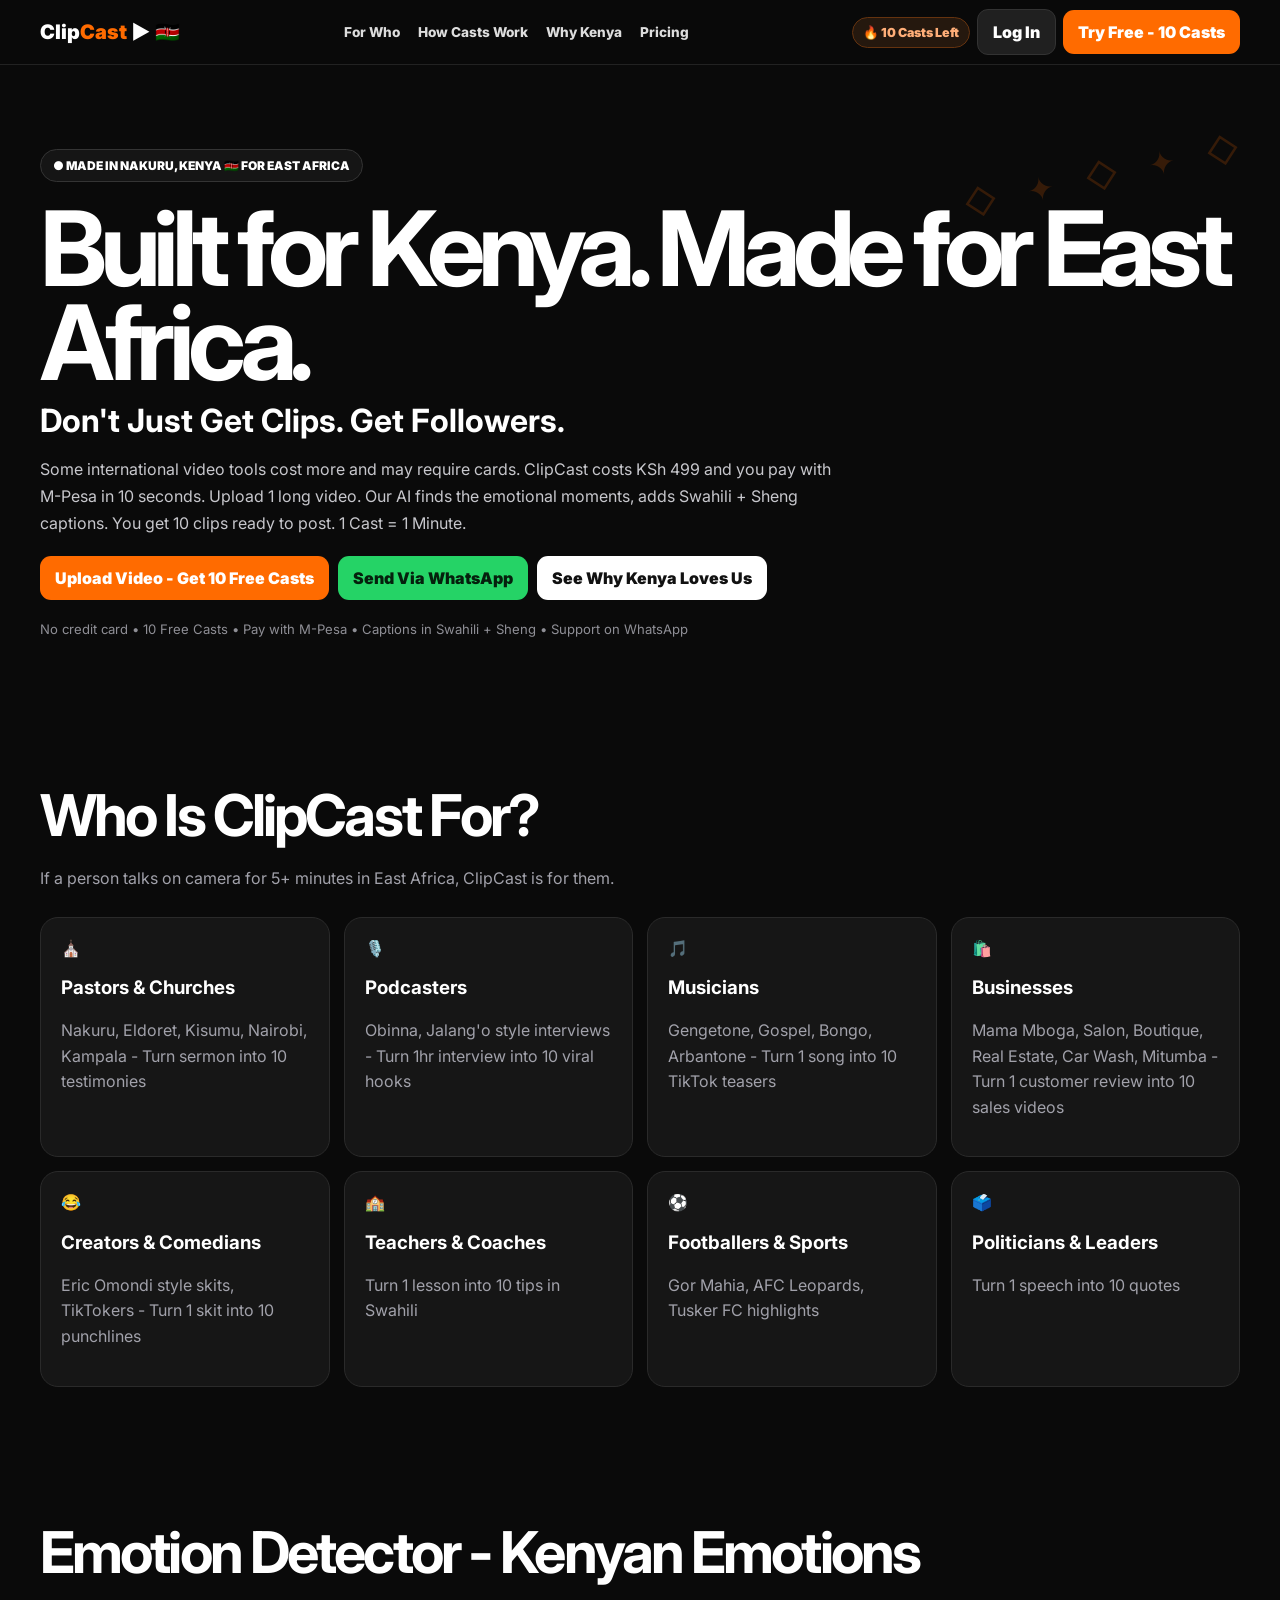
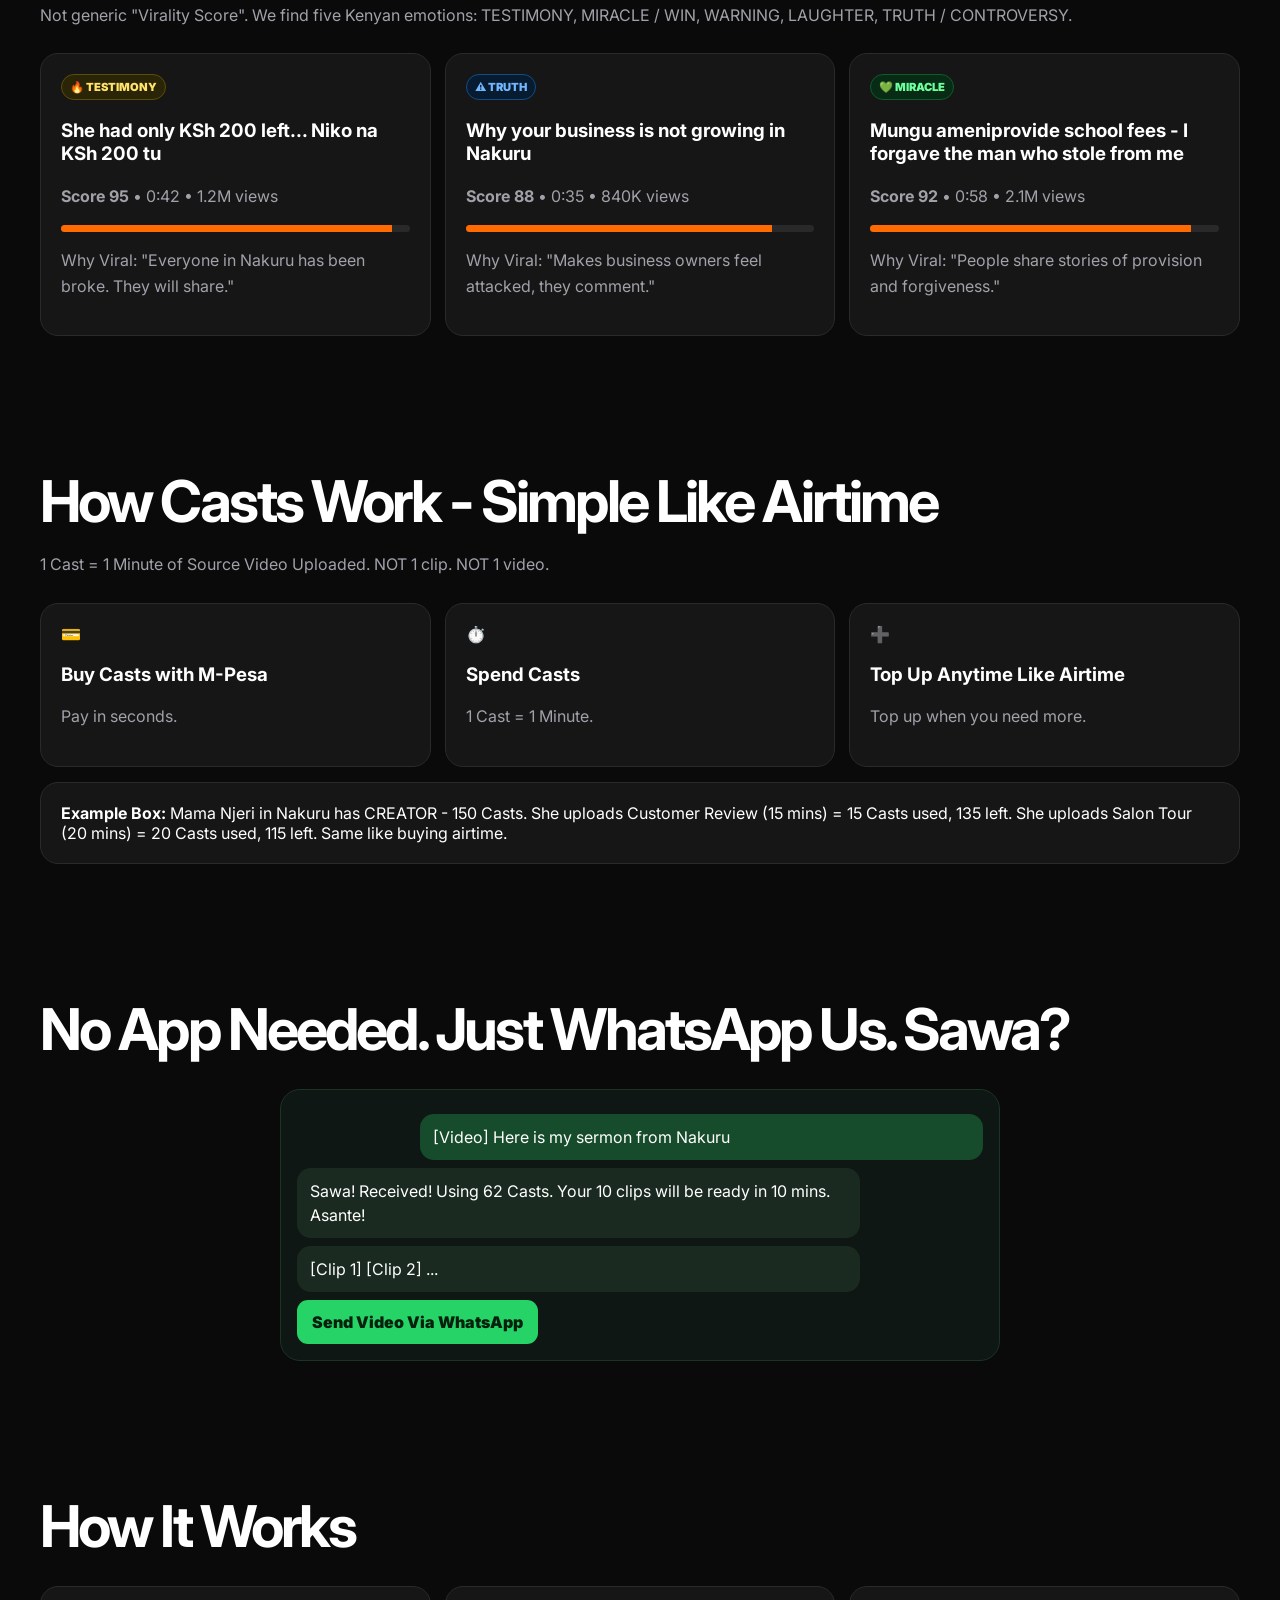
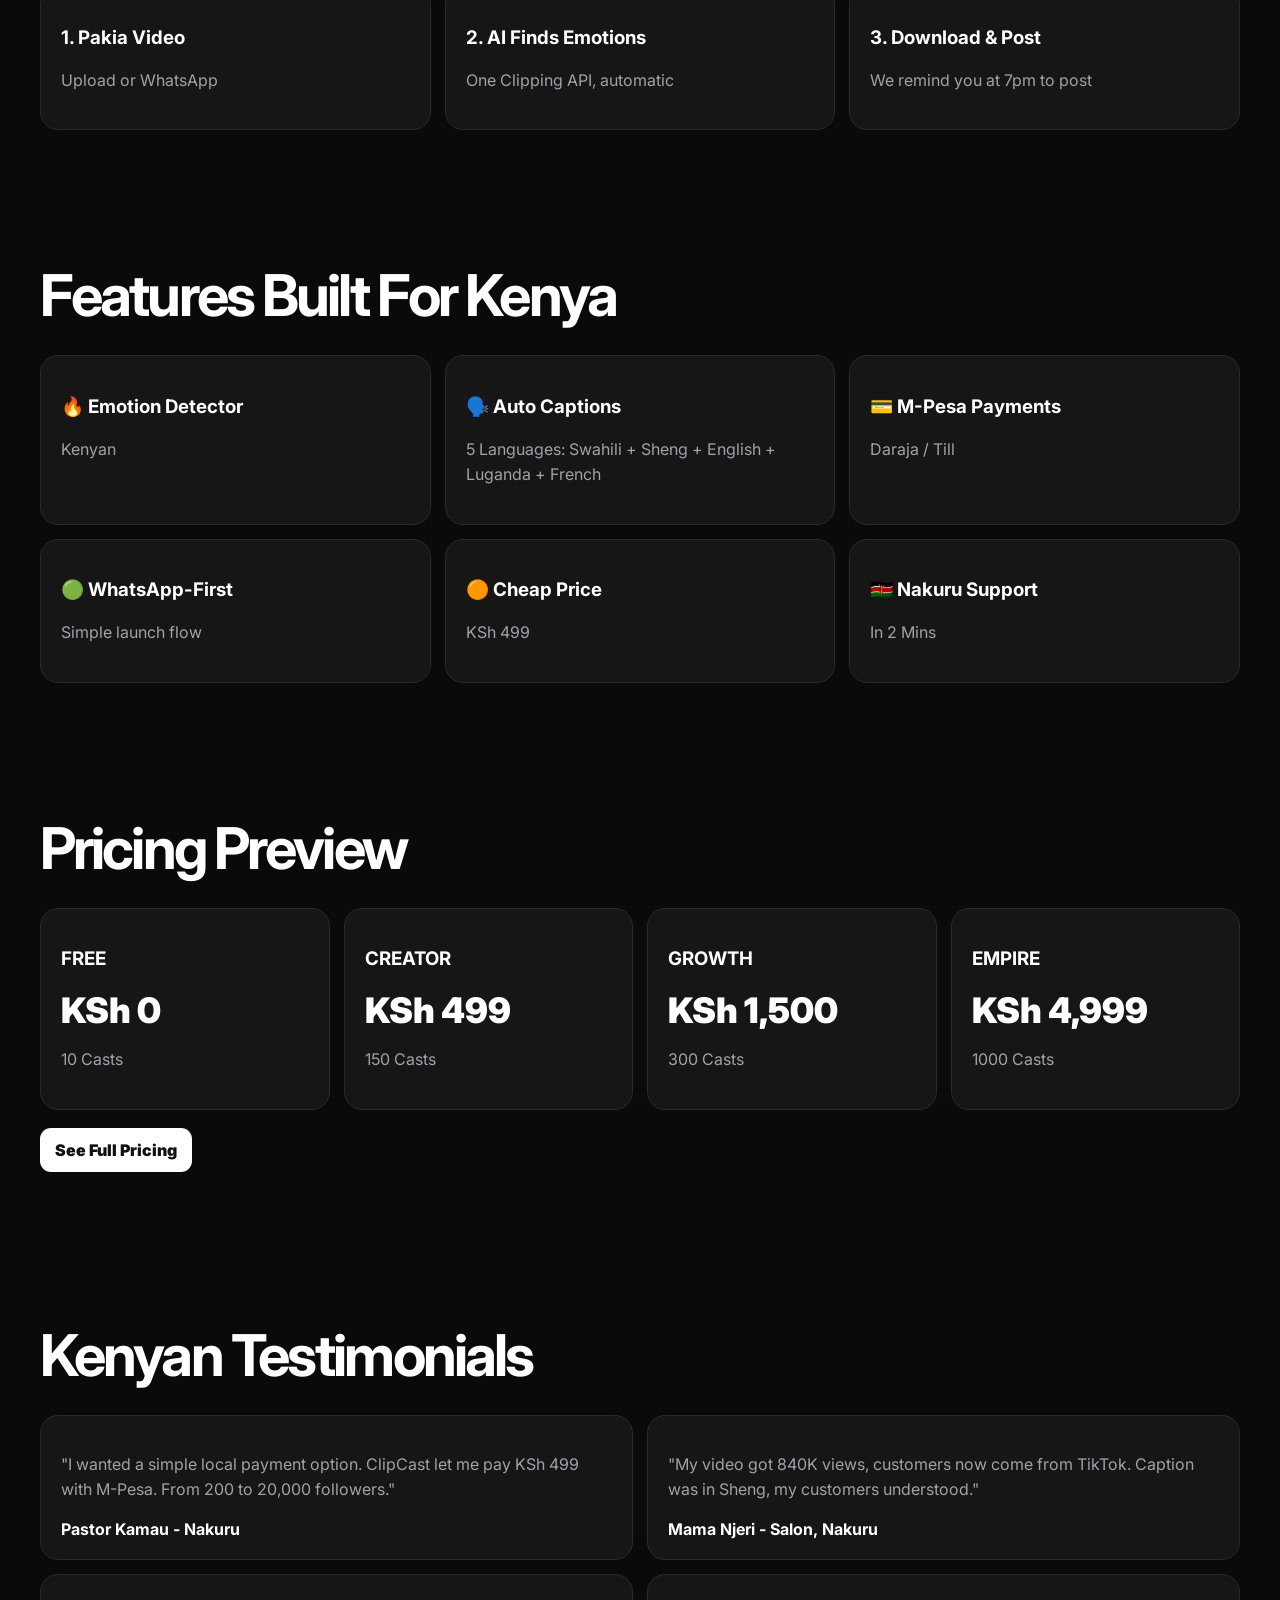
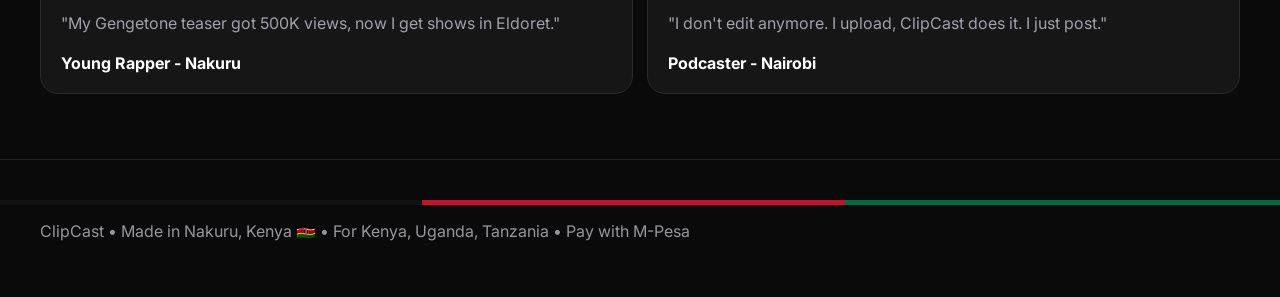
<file: index.html>
<!doctype html><html lang="en"><head><meta charset="utf-8"><meta name="viewport" content="width=device-width,initial-scale=1"><title>ClipCast - Built for Kenya. Made for East Africa. KSh 499, M-Pesa, Swahili.</title><link rel="icon" href="data:text/plain,🎬"><link href="https://fonts.googleapis.com/css2?family=Inter:wght@400;600;700;800;900&family=Poppins:wght@800&display=swap" rel="stylesheet"><link rel="stylesheet" href="common.css"></head><body>
<nav class="nav"><div class="container navin"><a class="logo" href="index.html">Clip<span class="cast">Cast</span> ▶ 🇰🇪</a><div class="navlinks"><a href="#who">For Who</a><a href="#casts">How Casts Work</a><a href="#why-kenya">Why Kenya</a><a href="pricing.html">Pricing</a></div><div style="display:flex;gap:7px;align-items:center"><span class="pill casts-balance">🔥 88 Casts Left</span><a class="btn dark" href="login.html">Log In</a><a class="btn orange" href="upload.html">Try Free - 10 Casts</a></div></div></nav>
<main>
<section class="hero"><div class="container"><span class="eyebrow">● MADE IN NAKURU, KENYA 🇰🇪 FOR EAST AFRICA</span><h1>Built for Kenya. Made for East Africa.</h1><h2>Don't Just Get Clips. Get Followers.</h2><p class="lead">Some international video tools cost more and may require cards. ClipCast costs KSh 499 and you pay with M-Pesa in 10 seconds. Upload 1 long video. Our AI finds the emotional moments, adds Swahili + Sheng captions. You get 10 clips ready to post. 1 Cast = 1 Minute.</p><div class="actions"><a class="btn orange" href="upload.html">Upload Video - Get 10 Free Casts</a><a class="btn wa" href="https://wa.me/254712345678" target="_blank">Send Via WhatsApp</a><a class="btn white" href="#why-kenya">See Why Kenya Loves Us</a></div><p class="micro">No credit card • 10 Free Casts • Pay with M-Pesa • Captions in Swahili + Sheng • Support on WhatsApp</p><div class="accentline"></div></div></section>

<section id="who" class="section"><div class="container"><div class="head"><h2>Who Is ClipCast For?</h2><p>If a person talks on camera for 5+ minutes in East Africa, ClipCast is for them.</p></div><div class="grid grid4"><div class="card">⛪<h3>Pastors & Churches</h3><p>Nakuru, Eldoret, Kisumu, Nairobi, Kampala - Turn sermon into 10 testimonies</p></div><div class="card">🎙️<h3>Podcasters</h3><p>Obinna, Jalang'o style interviews - Turn 1hr interview into 10 viral hooks</p></div><div class="card">🎵<h3>Musicians</h3><p>Gengetone, Gospel, Bongo, Arbantone - Turn 1 song into 10 TikTok teasers</p></div><div class="card">🛍️<h3>Businesses</h3><p>Mama Mboga, Salon, Boutique, Real Estate, Car Wash, Mitumba - Turn 1 customer review into 10 sales videos</p></div><div class="card">😂<h3>Creators & Comedians</h3><p>Eric Omondi style skits, TikTokers - Turn 1 skit into 10 punchlines</p></div><div class="card">🏫<h3>Teachers & Coaches</h3><p>Turn 1 lesson into 10 tips in Swahili</p></div><div class="card">⚽<h3>Footballers & Sports</h3><p>Gor Mahia, AFC Leopards, Tusker FC highlights</p></div><div class="card">🗳️<h3>Politicians & Leaders</h3><p>Turn 1 speech into 10 quotes</p></div></div></div></section>
<section class="section"><div class="container"><div class="head"><h2>Emotion Detector - Kenyan Emotions</h2><p>Not generic "Virality Score". We find five Kenyan emotions: TESTIMONY, MIRACLE / WIN, WARNING, LAUGHTER, TRUTH / CONTROVERSY.</p></div><div class="grid grid3"><div class="card"><span class="badge testimony">🔥 TESTIMONY</span><h3>She had only KSh 200 left... Niko na KSh 200 tu</h3><p><b>Score 95</b> • 0:42 • 1.2M views</p><div class="score"><span style="width:95%"></span></div><p>Why Viral: "Everyone in Nakuru has been broke. They will share."</p></div><div class="card"><span class="badge truth">⚠️ TRUTH</span><h3>Why your business is not growing in Nakuru</h3><p><b>Score 88</b> • 0:35 • 840K views</p><div class="score"><span style="width:88%"></span></div><p>Why Viral: "Makes business owners feel attacked, they comment."</p></div><div class="card"><span class="badge miracle">💚 MIRACLE</span><h3>Mungu ameniprovide school fees - I forgave the man who stole from me</h3><p><b>Score 92</b> • 0:58 • 2.1M views</p><div class="score"><span style="width:92%"></span></div><p>Why Viral: "People share stories of provision and forgiveness."</p></div></div></div></section>
<section id="casts" class="section"><div class="container"><div class="head"><h2>How Casts Work - Simple Like Airtime</h2><p>1 Cast = 1 Minute of Source Video Uploaded. NOT 1 clip. NOT 1 video.</p></div><div class="grid grid3"><div class="card">💳<h3>Buy Casts with M-Pesa</h3><p>Pay in seconds.</p></div><div class="card">⏱️<h3>Spend Casts</h3><p>1 Cast = 1 Minute.</p></div><div class="card">➕<h3>Top Up Anytime Like Airtime</h3><p>Top up when you need more.</p></div></div><div class="card" style="margin-top:15px"><b>Example Box:</b> Mama Njeri in Nakuru has CREATOR - 150 Casts. She uploads Customer Review (15 mins) = 15 Casts used, 135 left. She uploads Salon Tour (20 mins) = 20 Casts used, 115 left. Same like buying airtime.</div></div></section>
<section class="section"><div class="container"><div class="head"><h2>No App Needed. Just WhatsApp Us. Sawa?</h2></div><div class="chat"><div class="bubble user">[Video] Here is my sermon from Nakuru</div><div class="bubble bot">Sawa! Received! Using 62 Casts. Your 10 clips will be ready in 10 mins. Asante!</div><div class="bubble bot">[Clip 1] [Clip 2] ...</div><a class="btn wa" href="https://wa.me/254712345678" target="_blank">Send Video Via WhatsApp</a></div></div></section>
<section class="section"><div class="container"><div class="head"><h2>How It Works</h2></div><div class="grid grid3"><div class="card"><h3>1. Pakia Video</h3><p>Upload or WhatsApp</p></div><div class="card"><h3>2. AI Finds Emotions</h3><p>One Clipping API, automatic</p></div><div class="card"><h3>3. Download & Post</h3><p>We remind you at 7pm to post</p></div></div></div></section>
<section class="section"><div class="container"><div class="head"><h2>Features Built For Kenya</h2></div><div class="grid grid3"><div class="card"><h3>🔥 Emotion Detector</h3><p>Kenyan</p></div><div class="card"><h3>🗣️ Auto Captions</h3><p>5 Languages: Swahili + Sheng + English + Luganda + French</p></div><div class="card"><h3>💳 M-Pesa Payments</h3><p>Daraja / Till</p></div><div class="card"><h3>🟢 WhatsApp-First</h3><p>Simple launch flow</p></div><div class="card"><h3>🟠 Cheap Price</h3><p>KSh 499</p></div><div class="card"><h3>🇰🇪 Nakuru Support</h3><p>In 2 Mins</p></div></div></div></section>
<section class="section"><div class="container"><div class="head"><h2>Pricing Preview</h2></div><div class="grid grid4"><div class="card"><h3>FREE</h3><div class="price">KSh 0</div><p>10 Casts</p></div><div class="card"><h3>CREATOR</h3><div class="price">KSh 499</div><p>150 Casts</p></div><div class="card"><h3>GROWTH</h3><div class="price">KSh 1,500</div><p>300 Casts</p></div><div class="card"><h3>EMPIRE</h3><div class="price">KSh 4,999</div><p>1000 Casts</p></div></div><div class="actions"><a class="btn white" href="pricing.html">See Full Pricing</a></div></div></section>
<section class="section"><div class="container"><div class="head"><h2>Kenyan Testimonials</h2></div><div class="grid grid2"><div class="card"><p>"I wanted a simple local payment option. ClipCast let me pay KSh 499 with M-Pesa. From 200 to 20,000 followers."</p><b>Pastor Kamau - Nakuru</b></div><div class="card"><p>"My video got 840K views, customers now come from TikTok. Caption was in Sheng, my customers understood."</p><b>Mama Njeri - Salon, Nakuru</b></div><div class="card"><p>"My Gengetone teaser got 500K views, now I get shows in Eldoret."</p><b>Young Rapper - Nakuru</b></div><div class="card"><p>"I don't edit anymore. I upload, ClipCast does it. I just post."</p><b>Podcaster - Nairobi</b></div></div></div></section>
</main><footer class="footer"><div class="flagbar"></div><div class="container"><p>ClipCast • Made in Nakuru, Kenya 🇰🇪 • For Kenya, Uganda, Tanzania • Pay with M-Pesa</p></div></footer><div id="toast" class="toast"></div><script src="common.js"></script></body></html>
</file>
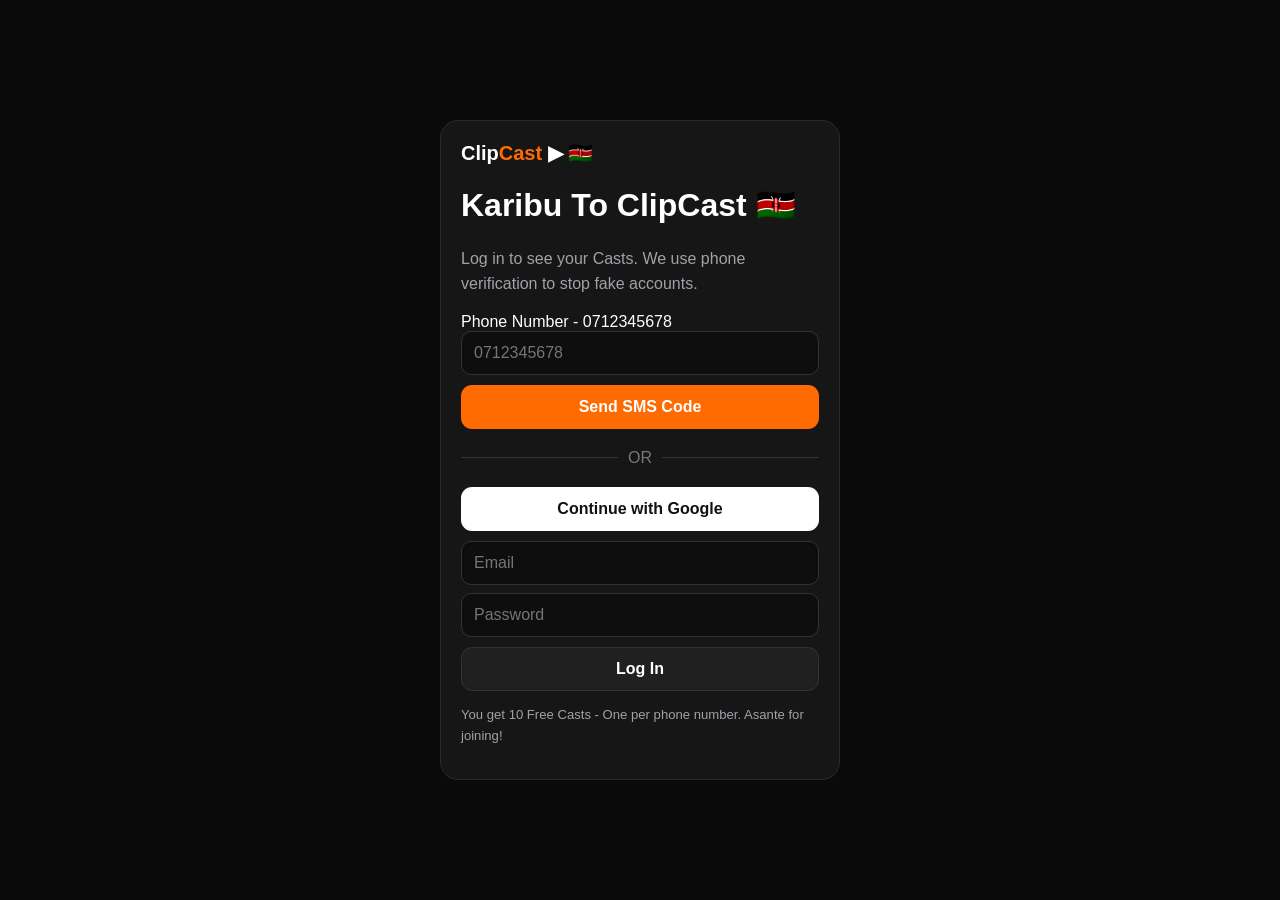
<file: clips.html>
<!doctype html><html lang="en"><head><meta charset="utf-8"><meta name="viewport" content="width=device-width,initial-scale=1"><title>Your Clips Are Ready! - ClipCast</title><link rel="stylesheet" href="common.css"></head><body><nav class="nav"><div class="container navin"><a class="logo" href="index.html">Clip<span class="cast">Cast</span> ▶ 🇰🇪</a><span class="pill casts-balance">🔥 88 Casts Left</span><a class="btn dark" href="dashboard.html">Dashboard</a></div></nav><main class="section"><div class="container"><div class="head"><h1>Your Clips Are Ready! Asante!</h1><p>Used 62 Casts • 26 Casts Left</p><div class="actions"><a class="btn dark" href="dashboard.html">Back to Dashboard</a><button class="btn orange" onclick="downloadDemo('clipcast-all-clips.zip')">Download All</button></div></div><div class="actions"><button class="btn orange filter" data-f="ALL">All</button><button class="btn dark filter" data-f="TESTIMONY">Testimony</button><button class="btn dark filter" data-f="TRUTH">Truth</button><button class="btn dark filter" data-f="MIRACLE">Miracle</button><button class="btn dark filter" data-f="LAUGHTER">Laughter</button><button class="btn dark filter" data-f="HIGH">Highest Score</button></div><div class="clipgrid">
<article class="card clip" data-e="TESTIMONY" data-s="95"><div class="thumb"><span class="caption">She had only KSh 200 left... Niko na KSh 200 tu</span></div><p><span class="badge testimony">🔥 TESTIMONY</span> &nbsp; 0:42</p><div class="score"><span style="width:95%"></span></div><p><b>Emotion Score 95</b></p><h3>She had only KSh 200 left... Niko na KSh 200 tu</h3><p>Niko na KSh 200 tu, but somehow Mungu alinisaidia.</p><p><b>Why Viral:</b> Everyone in Nakuru has been broke</p><div class="actions"><a class="btn dark" href="editor.html">Edit</a><button class="btn dark" onclick="downloadDemo('clip-1.mp4')">Download</button><a class="btn wa" href="https://wa.me/254712345678" target="_blank">Share to WhatsApp</a></div></article>
<article class="card clip" data-e="MIRACLE" data-s="92"><div class="thumb"><span class="caption">I forgave the man who stole from me</span></div><p><span class="badge miracle">💚 MIRACLE</span> &nbsp; 0:58</p><div class="score"><span style="width:92%"></span></div><p><b>Emotion Score 92</b></p><h3>I forgave the man who stole from me</h3><p>I forgave him, and Mungu alinipatia amani.</p><p><b>Why Viral:</b> People share stories of provision and forgiveness</p><div class="actions"><a class="btn dark" href="editor.html">Edit</a><button class="btn dark" onclick="downloadDemo('clip-2.mp4')">Download</button><a class="btn wa" href="https://wa.me/254712345678" target="_blank">Share to WhatsApp</a></div></article>
<article class="card clip" data-e="TRUTH" data-s="88"><div class="thumb"><span class="caption">Why your business is not growing in Nakuru</span></div><p><span class="badge truth">⚠️ TRUTH</span> &nbsp; 0:35</p><div class="score"><span style="width:88%"></span></div><p><b>Emotion Score 88</b></p><h3>Why your business is not growing in Nakuru</h3><p>Your biashara needs a different approach.</p><p><b>Why Viral:</b> Makes business owners feel attacked, they comment</p><div class="actions"><a class="btn dark" href="editor.html">Edit</a><button class="btn dark" onclick="downloadDemo('clip-3.mp4')">Download</button><a class="btn wa" href="https://wa.me/254712345678" target="_blank">Share to WhatsApp</a></div></article>
<article class="card clip" data-e="TESTIMONY" data-s="91"><div class="thumb"><span class="caption">My mother prayed for 10 years - Mungu amejibu</span></div><p><span class="badge testimony">🔥 TESTIMONY</span> &nbsp; 0:47</p><div class="score"><span style="width:91%"></span></div><p><b>Emotion Score 91</b></p><h3>My mother prayed for 10 years - Mungu amejibu</h3><p>Miaka kumi ya maombi, leo Mungu amejibu.</p><p><b>Why Viral:</b> Long prayers and answered prayers create strong shares</p><div class="actions"><a class="btn dark" href="editor.html">Edit</a><button class="btn dark" onclick="downloadDemo('clip-4.mp4')">Download</button><a class="btn wa" href="https://wa.me/254712345678" target="_blank">Share to WhatsApp</a></div></article>
<article class="card clip" data-e="TRUTH" data-s="85"><div class="thumb"><span class="caption">Stop comparing yourself on TikTok</span></div><p><span class="badge truth">⚠️ TRUTH</span> &nbsp; 0:33</p><div class="score"><span style="width:85%"></span></div><p><b>Emotion Score 85</b></p><h3>Stop comparing yourself on TikTok</h3><p>Wacha kujilinganisha. Your journey ni yako.</p><p><b>Why Viral:</b> Everyone knows the pressure of social media</p><div class="actions"><a class="btn dark" href="editor.html">Edit</a><button class="btn dark" onclick="downloadDemo('clip-5.mp4')">Download</button><a class="btn wa" href="https://wa.me/254712345678" target="_blank">Share to WhatsApp</a></div></article>
<article class="card clip" data-e="TESTIMONY" data-s="89"><div class="thumb"><span class="caption">The day I lost everything in Gikomba</span></div><p><span class="badge testimony">🔥 TESTIMONY</span> &nbsp; 0:51</p><div class="score"><span style="width:89%"></span></div><p><b>Emotion Score 89</b></p><h3>The day I lost everything in Gikomba</h3><p>Nilipoteza kila kitu Gikomba, lakini sikuisha.</p><p><b>Why Viral:</b> A hard Gikomba story feels familiar and personal</p><div class="actions"><a class="btn dark" href="editor.html">Edit</a><button class="btn dark" onclick="downloadDemo('clip-6.mp4')">Download</button><a class="btn wa" href="https://wa.me/254712345678" target="_blank">Share to WhatsApp</a></div></article>
<article class="card clip" data-e="TRUTH" data-s="83"><div class="thumb"><span class="caption">3 things youth in Nakuru should stop doing</span></div><p><span class="badge truth">⚠️ TRUTH</span> &nbsp; 0:40</p><div class="score"><span style="width:83%"></span></div><p><b>Emotion Score 83</b></p><h3>3 things youth in Nakuru should stop doing</h3><p>Vijana wa Nakuru, wacha hizi vitu tatu.</p><p><b>Why Viral:</b> Young people will tag friends and debate the list</p><div class="actions"><a class="btn dark" href="editor.html">Edit</a><button class="btn dark" onclick="downloadDemo('clip-7.mp4')">Download</button><a class="btn wa" href="https://wa.me/254712345678" target="_blank">Share to WhatsApp</a></div></article>
<article class="card clip" data-e="MIRACLE" data-s="90"><div class="thumb"><span class="caption">God provided school fees - Mungu ameniprovide</span></div><p><span class="badge miracle">💚 MIRACLE</span> &nbsp; 0:44</p><div class="score"><span style="width:90%"></span></div><p><b>Emotion Score 90</b></p><h3>God provided school fees - Mungu ameniprovide</h3><p>Mungu ameniprovide school fees wakati nilikata tamaa.</p><p><b>Why Viral:</b> School-fee stories connect deeply with families</p><div class="actions"><a class="btn dark" href="editor.html">Edit</a><button class="btn dark" onclick="downloadDemo('clip-8.mp4')">Download</button><a class="btn wa" href="https://wa.me/254712345678" target="_blank">Share to WhatsApp</a></div></article>
<article class="card clip" data-e="CONTROVERSY" data-s="87"><div class="thumb"><span class="caption">Marriage is not 50/50</span></div><p><span class="badge warning">⚡ CONTROVERSY</span> &nbsp; 0:38</p><div class="score"><span style="width:87%"></span></div><p><b>Emotion Score 87</b></p><h3>Marriage is not 50/50</h3><p>Marriage si 50/50 kila siku. Hebu tuongee.</p><p><b>Why Viral:</b> A strong relationship opinion invites comments</p><div class="actions"><a class="btn dark" href="editor.html">Edit</a><button class="btn dark" onclick="downloadDemo('clip-9.mp4')">Download</button><a class="btn wa" href="https://wa.me/254712345678" target="_blank">Share to WhatsApp</a></div></article>
<article class="card clip" data-e="MIRACLE" data-s="82"><div class="thumb"><span class="caption">Nakuru youth are talented - Gengetone</span></div><p><span class="badge miracle">💚 MIRACLE</span> &nbsp; 0:31</p><div class="score"><span style="width:82%"></span></div><p><b>Emotion Score 82</b></p><h3>Nakuru youth are talented - Gengetone</h3><p>Nakuru iko na talent. Gengetone iko hapa.</p><p><b>Why Viral:</b> Local pride makes people tag and share talent</p><div class="actions"><a class="btn dark" href="editor.html">Edit</a><button class="btn dark" onclick="downloadDemo('clip-10.mp4')">Download</button><a class="btn wa" href="https://wa.me/254712345678" target="_blank">Share to WhatsApp</a></div></article>
</div></div></main><footer class="footer"><div class="flagbar"></div><div class="container"><p>ClipCast • Made in Nakuru, Kenya 🇰🇪 • For Kenya, Uganda, Tanzania • Pay with M-Pesa</p></div></footer><div id="toast" class="toast"></div><script src="common.js"></script><script>document.addEventListener('DOMContentLoaded',()=>{if(!mustLogin())return;document.querySelectorAll('.filter').forEach(b=>b.onclick=()=>{const f=b.dataset.f;document.querySelectorAll('.clip').forEach(c=>c.style.display=(f==='ALL'||c.dataset.e===f||(f==='HIGH'&&+c.dataset.s>=90))?'block':'none')})});</script></body></html>
</file>
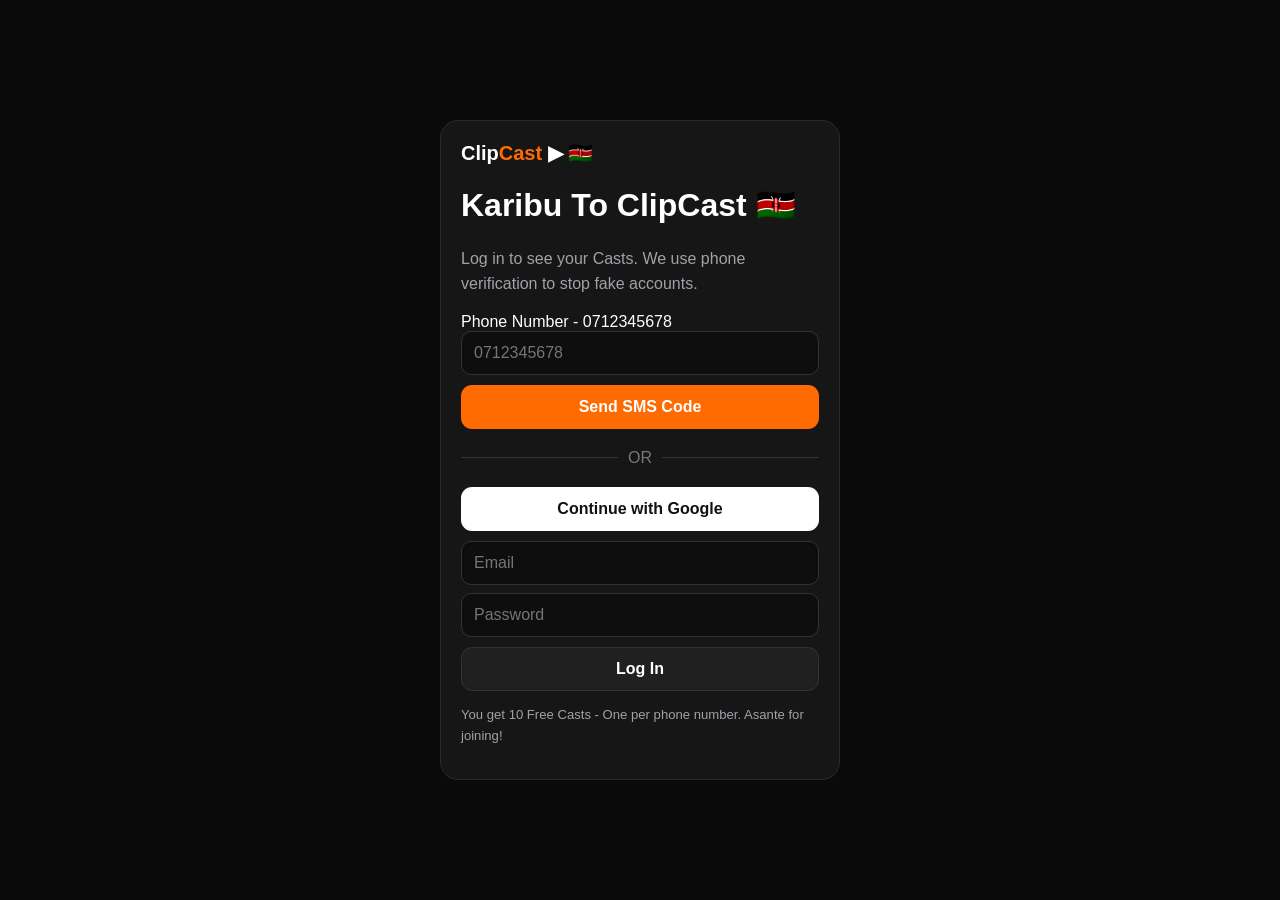
<file: dashboard.html>
<!doctype html><html lang="en"><head><meta charset="utf-8"><meta name="viewport" content="width=device-width,initial-scale=1"><title>ClipCast Dashboard 🇰🇪</title><link rel="stylesheet" href="common.css"></head><body><nav class="nav"><div class="container navin"><a class="logo" href="index.html">Clip<span class="cast">Cast</span> ▶ 🇰🇪</a><div class="navlinks"><a href="index.html#who">For Who</a><a href="index.html#casts">How Casts Work</a><a href="index.html#why-kenya">Why Kenya</a><a href="pricing.html">Pricing</a></div><div style="display:flex;gap:7px"><span class="pill casts-balance">🔥 88 Casts Left</span><a class="btn orange" href="pricing.html">Buy More Casts</a></div></div></nav><main class="section"><div class="container"><div class="head"><h1>Karibu, <span id="name">John Kamau</span>! 🇰🇪</h1><p>You are on CREATOR Plan. <span class="casts-balance">🔥 88 Casts Left</span>. Made in Nakuru for you.</p></div><div class="grid grid2"><div class="card"><span class="pill">CASTS BALANCE</span><div class="price" id="balance">88</div><p>88 Casts left out of 150.</p><div class="progress"><span id="bar" style="width:58.6%"></span></div><p>Resets Dec 1, 2026</p><div class="actions"><a class="btn orange" href="upload.html">+ New Project</a><a class="btn dark" href="pricing.html">Buy Top-Up - 50 Casts KSh 199</a></div></div><div class="card"><h3>WhatsApp Support</h3><p>Talk to Nakuru support.</p><a class="btn wa" href="https://wa.me/254712345678" target="_blank">WhatsApp Support</a></div></div><section class="section" style="padding-bottom:25px"><div class="head"><h2>Projects</h2></div><div class="grid grid3"><div class="card"><h3>Pastor Sermon - Nakuru Sunday</h3><p>Used 62 Casts, 10 Clips, Ready</p><a class="btn dark" href="clips.html">View Clips</a></div><div class="card"><h3>Mama Njeri Salon Tour - Nakuru</h3><p>Used 20 Casts, 7 Clips, Ready</p><a class="btn dark" href="clips.html">View Clips</a></div><div class="card"><h3>Rapper - New Gengetone Song</h3><p>Used 15 Casts, 5 Clips, Processing via AI...</p><a class="btn dark" href="clips.html">View Clips</a></div></div></section><div class="card">Low on Casts? Top up 50 Casts KSh 199 with M-Pesa. Like airtime.</div></div></main><footer class="footer"><div class="flagbar"></div><div class="container"><p>ClipCast • Made in Nakuru, Kenya 🇰🇪 • For Kenya, Uganda, Tanzania • Pay with M-Pesa</p></div></footer><div id="toast" class="toast"></div><script src="common.js"></script><script>document.addEventListener('DOMContentLoaded',()=>{if(!mustLogin())return;const u=user();document.getElementById('name').textContent=u.name||'John Kamau';document.getElementById('balance').textContent=u.casts;document.getElementById('bar').style.width=Math.min(100,(u.casts/(u.castsTotal||150))*100)+'%'});</script></body></html>
</file>
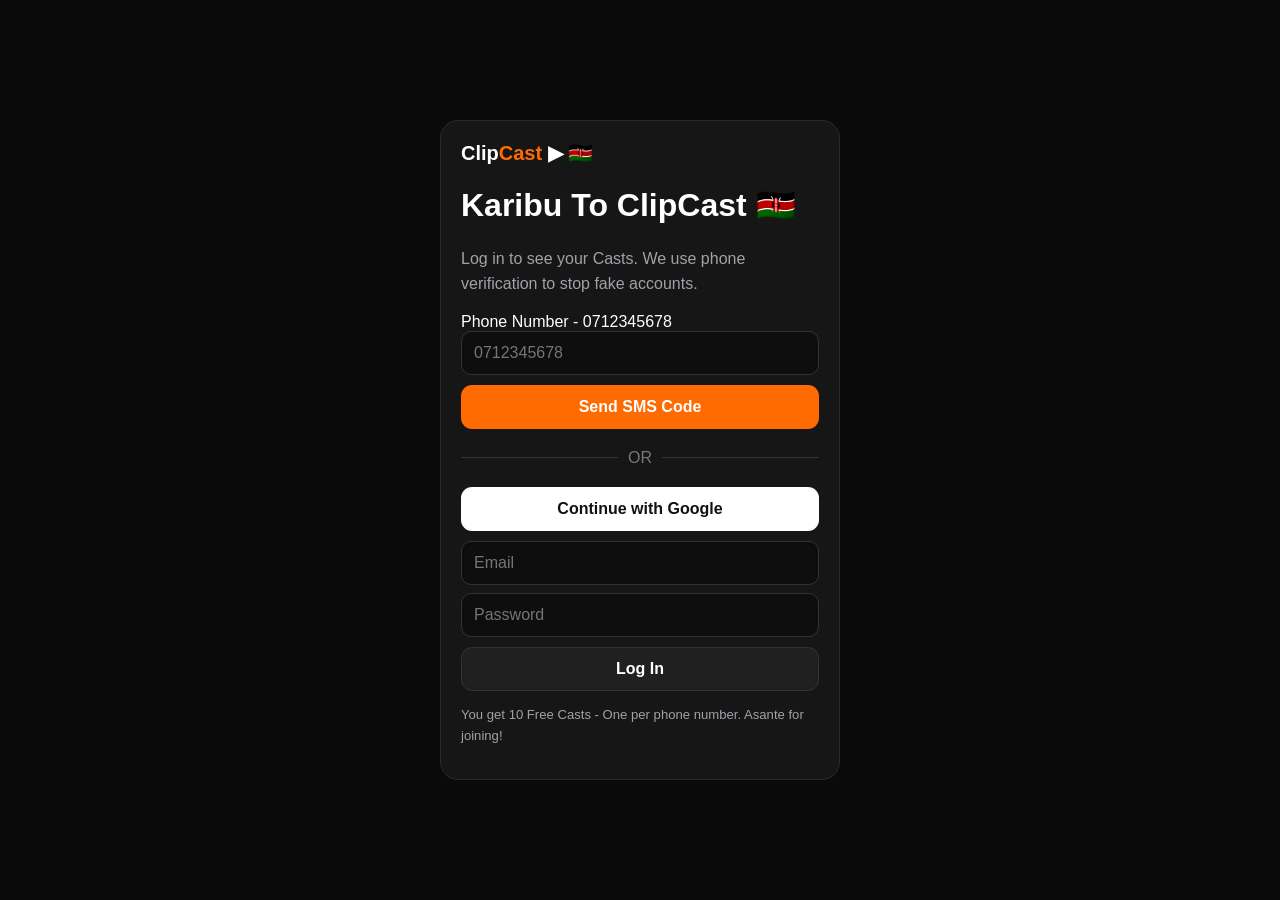
<file: editor.html>
<!doctype html><html lang="en"><head><meta charset="utf-8"><meta name="viewport" content="width=device-width,initial-scale=1"><title>ClipCast Editor 🇰🇪</title><link rel="stylesheet" href="common.css"></head><body><nav class="nav"><div class="container navin"><a class="logo" href="index.html">Clip<span class="cast">Cast</span> ▶ 🇰🇪</a><span class="pill casts-balance">🔥 88 Casts Left</span><a class="btn dark" href="dashboard.html">Dashboard</a></div></nav><main class="section"><div class="container"><div class="head"><h1>Clip Editor</h1><p>Captions auto-generated in Swahili + Sheng.</p></div><div class="grid grid2"><div class="card"><div style="max-width:360px;margin:auto"><div class="thumb" style="height:560px"><span id="cap" class="caption" style="color:#FFD600">She had only KSh 200 left...</span></div></div><div class="actions"><button class="btn dark" onclick="toast('Sawa! Preview playing.')">▶ Play</button></div><div class="progress"><span style="width:42%"></span></div></div><div class="card"><label>Title</label><input class="input" value="She had only KSh 200 left..."><label>Captions</label><textarea class="input" rows="5">She had only KSh 200 left... Niko na KSh 200 tu</textarea><p><b>Caption Color</b></p><div class="actions"><button class="btn white" onclick="setC('#fff')">White</button><button class="btn dark" onclick="setC('#FFD600')">Yellow</button><button class="btn dark" onclick="setC('#00C853')">Green</button></div><p><b>Style</b></p><div class="actions"><button class="btn dark">Bold</button><button class="btn dark">Classic</button><button class="btn dark">Hormozi</button></div><p><b>Crop</b></p><div class="actions"><button class="btn dark">9:16</button><button class="btn dark">1:1</button><button class="btn dark">16:9</button></div><p><b>Music</b></p><div class="actions"><button class="btn dark">No Music</button><button class="btn dark">Gospel Soft</button><button class="btn dark">Arbantone Low</button></div><div class="actions"><button class="btn orange" onclick="toast('Asante! Saved.')">Save</button><button class="btn dark" onclick="downloadDemo()">Download</button><a class="btn wa" href="https://wa.me/254712345678" target="_blank">Share to WhatsApp</a></div><div class="card">Free Trial has watermark. CREATOR+ has no watermark. Captions auto-generated in Swahili + Sheng.</div></div></div></div></main><footer class="footer"><div class="flagbar"></div><div class="container"><p>ClipCast • Made in Nakuru, Kenya 🇰🇪 • For Kenya, Uganda, Tanzania • Pay with M-Pesa</p></div></footer><div id="toast" class="toast"></div><script src="common.js"></script><script>document.addEventListener('DOMContentLoaded',mustLogin);function setC(c){document.getElementById('cap').style.color=c;toast('Sawa! Caption updated.')}</script></body></html>
</file>
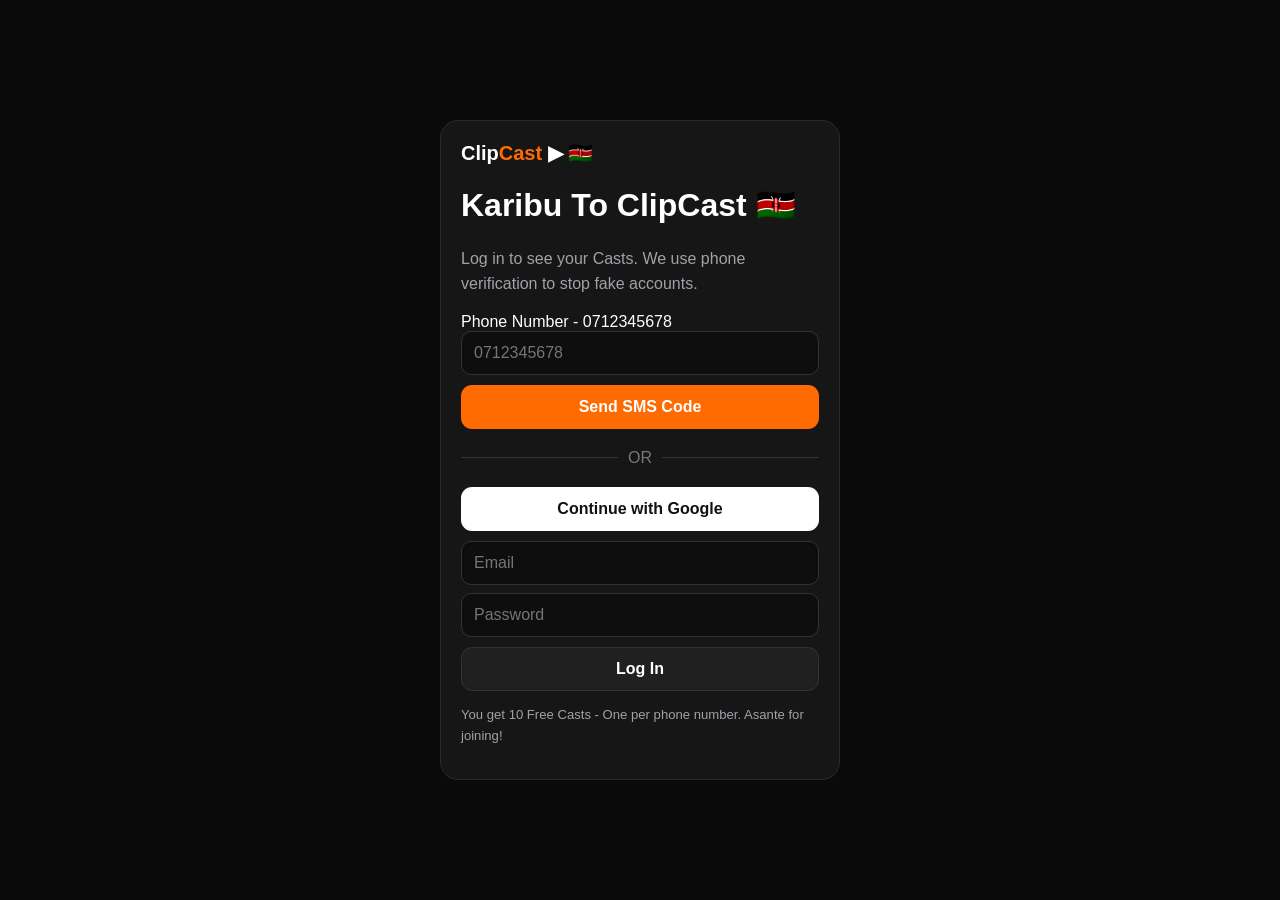
<file: login.html>
<!doctype html><html lang="en"><head><meta charset="utf-8"><meta name="viewport" content="width=device-width,initial-scale=1"><title>Karibu To ClipCast 🇰🇪</title><link rel="stylesheet" href="common.css"></head><body><main style="min-height:100vh;display:grid;place-items:center;padding:20px"><div class="card" style="width:min(400px,100%)"><a class="logo" href="index.html">Clip<span class="cast">Cast</span> ▶ 🇰🇪</a><h1>Karibu To ClipCast 🇰🇪</h1><p>Log in to see your Casts. We use phone verification to stop fake accounts.</p><label>Phone Number - 0712345678</label><input id="phone" class="input" placeholder="0712345678"><button id="send" class="btn orange" style="width:100%;margin-top:10px">Send SMS Code</button><p id="sent" class="micro"></p><div id="verify" style="display:none"><label>Enter Code - Try 1234</label><input id="code" class="input" placeholder="1234"><button id="login" class="btn orange" style="width:100%;margin-top:10px">Verify & Login</button></div><div style="display:flex;gap:10px;align-items:center;margin:20px 0;color:#777"><span style="height:1px;background:#333;flex:1"></span>OR<span style="height:1px;background:#333;flex:1"></span></div><button id="google" class="btn white" style="width:100%">Continue with Google</button><input class="input" style="margin-top:10px" placeholder="Email"><input class="input" style="margin-top:8px" placeholder="Password" type="password"><button id="email" class="btn dark" style="width:100%;margin-top:10px">Log In</button><p class="micro">You get 10 Free Casts - One per phone number. Asante for joining!</p></div></main><div id="toast" class="toast"></div><script src="common.js"></script><script>function enter(){save({loggedIn:true,plan:'FREE',casts:10,castsTotal:10,name:'John Kamau',phone:document.getElementById('phone').value});location.href='dashboard.html'}document.getElementById('send').onclick=()=>{document.getElementById('verify').style.display='block';document.getElementById('sent').textContent='Code sent (Demo: 1234)';toast('Sawa! Code sent.')};document.getElementById('login').onclick=()=>document.getElementById('code').value==='1234'?enter():toast('Try demo code 1234.');document.getElementById('google').onclick=enter;document.getElementById('email').onclick=enter;</script></body></html>
</file>
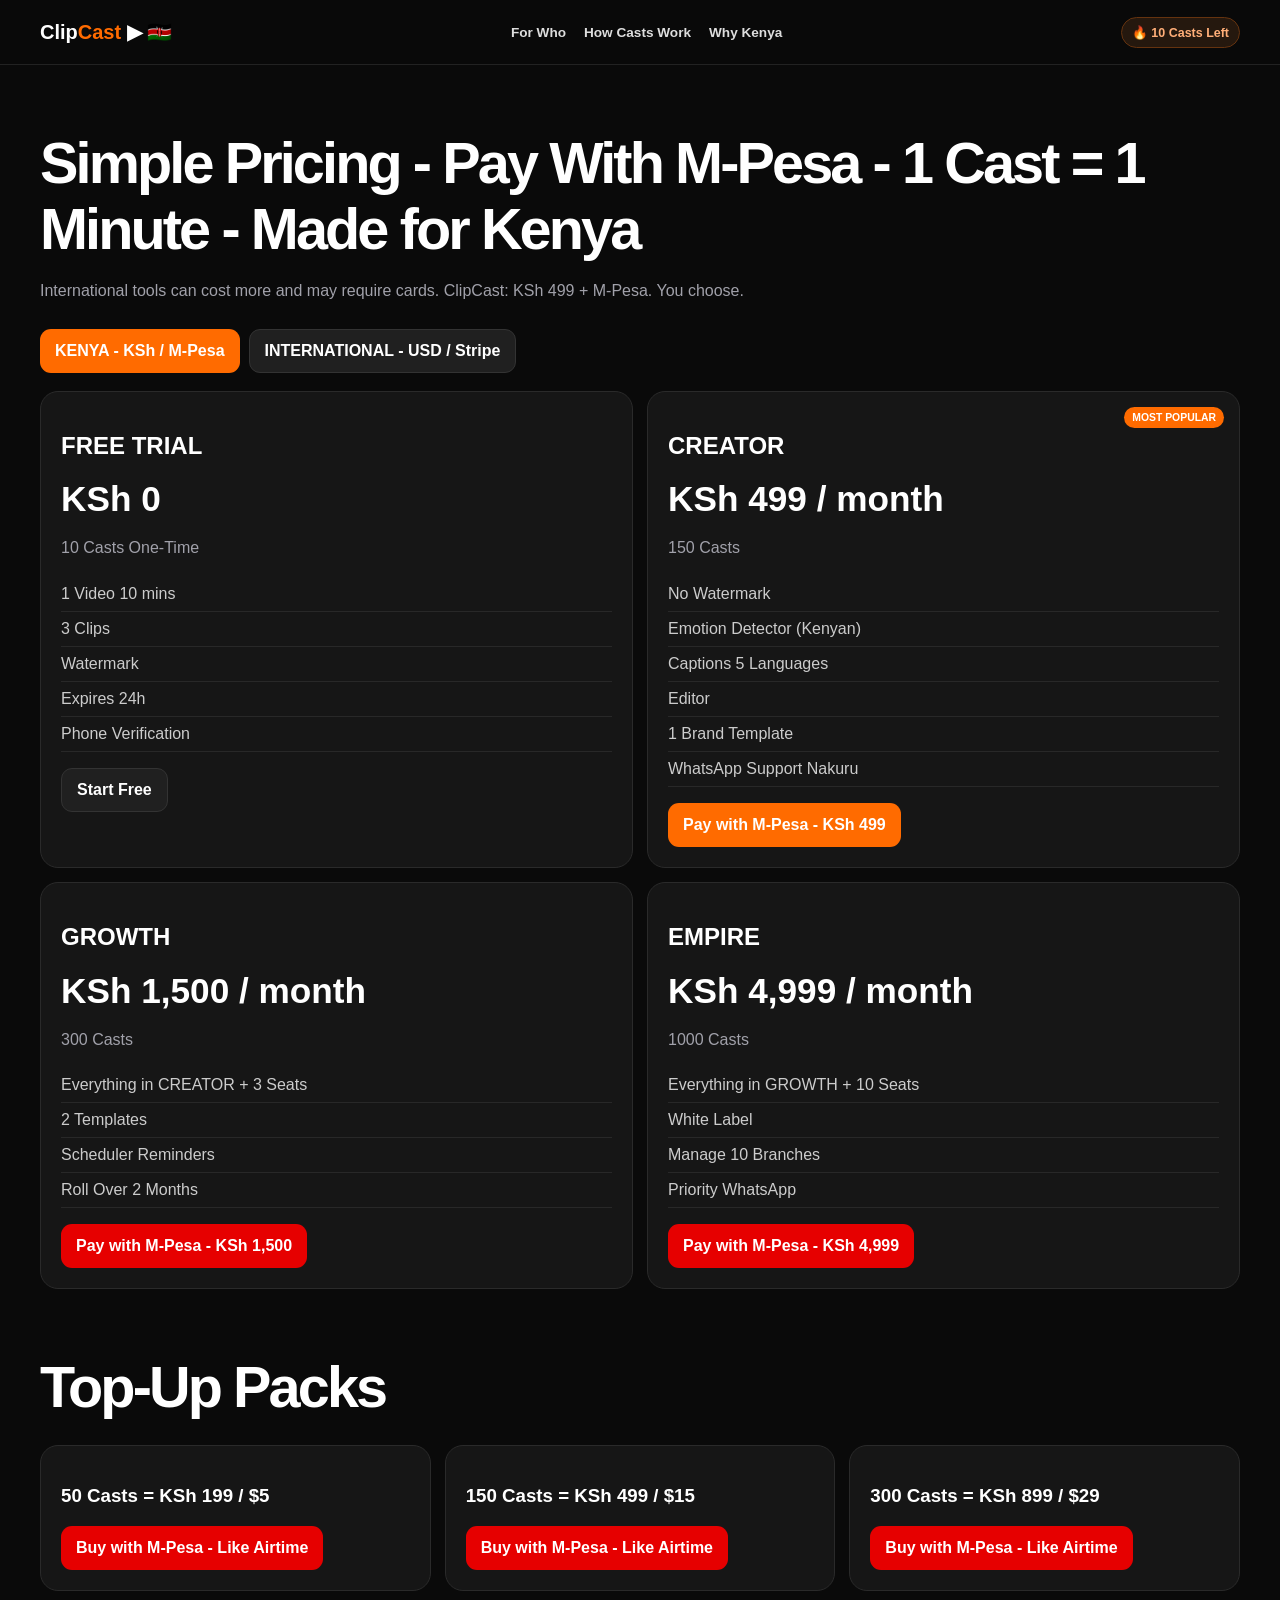
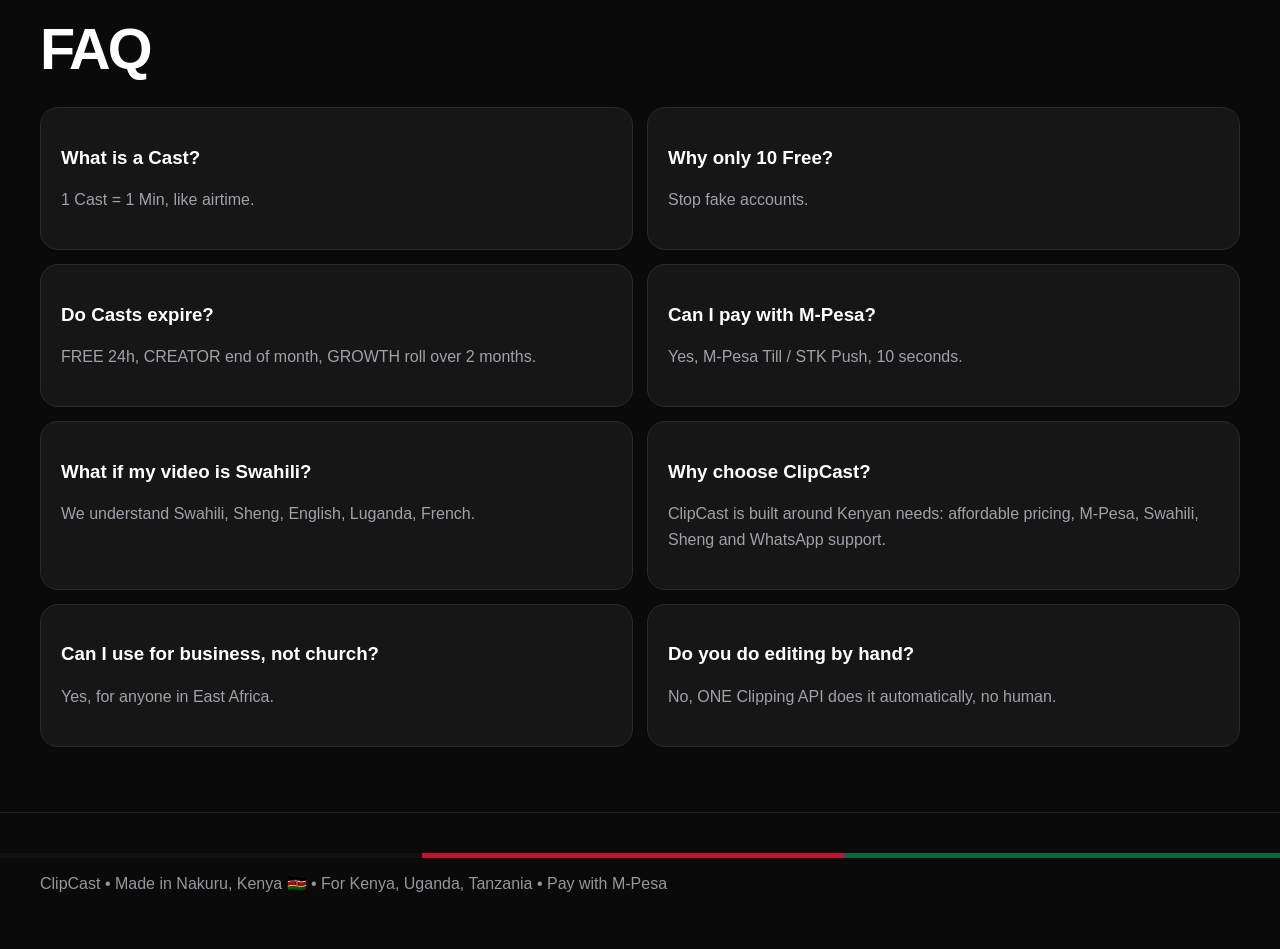
<file: pricing.html>
<!doctype html><html lang="en"><head><meta charset="utf-8"><meta name="viewport" content="width=device-width,initial-scale=1"><title>ClipCast Pricing - M-Pesa 🇰🇪</title><link rel="stylesheet" href="common.css"></head><body><nav class="nav"><div class="container navin"><a class="logo" href="index.html">Clip<span class="cast">Cast</span> ▶ 🇰🇪</a><div class="navlinks"><a href="index.html#who">For Who</a><a href="index.html#casts">How Casts Work</a><a href="index.html#why-kenya">Why Kenya</a></div><span class="pill casts-balance">🔥 88 Casts Left</span></div></nav><main class="section"><div class="container"><div class="head"><h1>Simple Pricing - Pay With M-Pesa - 1 Cast = 1 Minute - Made for Kenya</h1><p>International tools can cost more and may require cards. ClipCast: KSh 499 + M-Pesa. You choose.</p></div><div class="actions"><button id="kbtn" class="btn orange">KENYA - KSh / M-Pesa</button><button id="ibtn" class="btn dark">INTERNATIONAL - USD / Stripe</button></div><div id="kenya"><div class="grid grid2"><div class="card pricecard"><h2>FREE TRIAL</h2><div class="price">KSh 0</div><p>10 Casts One-Time</p><ul class="feature"><li>1 Video 10 mins</li><li>3 Clips</li><li>Watermark</li><li>Expires 24h</li><li>Phone Verification</li></ul><a class="btn dark" href="login.html">Start Free</a></div><div class="card pricecard"><span class="popular">MOST POPULAR</span><h2>CREATOR</h2><div class="price">KSh 499 / month</div><p>150 Casts</p><ul class="feature"><li>No Watermark</li><li>Emotion Detector (Kenyan)</li><li>Captions 5 Languages</li><li>Editor</li><li>1 Brand Template</li><li>WhatsApp Support Nakuru</li></ul><button class="btn orange pay" data-a="499" data-c="150" data-p="CREATOR">Pay with M-Pesa - KSh 499</button></div><div class="card pricecard"><h2>GROWTH</h2><div class="price">KSh 1,500 / month</div><p>300 Casts</p><ul class="feature"><li>Everything in CREATOR + 3 Seats</li><li>2 Templates</li><li>Scheduler Reminders</li><li>Roll Over 2 Months</li></ul><button class="btn red pay" data-a="1500" data-c="300" data-p="GROWTH">Pay with M-Pesa - KSh 1,500</button></div><div class="card pricecard"><h2>EMPIRE</h2><div class="price">KSh 4,999 / month</div><p>1000 Casts</p><ul class="feature"><li>Everything in GROWTH + 10 Seats</li><li>White Label</li><li>Manage 10 Branches</li><li>Priority WhatsApp</li></ul><button class="btn red pay" data-a="4999" data-c="1000" data-p="EMPIRE">Pay with M-Pesa - KSh 4,999</button></div></div></div><div id="international" style="display:none"><div class="grid grid2"><div class="card"><h2>FREE</h2><div class="price">$0</div><p>10 Casts</p></div><div class="card"><h2>CREATOR</h2><div class="price">$15</div><p>150 Casts</p><button class="btn orange stripe" data-c="150" data-p="CREATOR">Pay with Stripe</button></div><div class="card"><h2>GROWTH</h2><div class="price">$29</div><p>300 Casts</p><button class="btn orange stripe" data-c="300" data-p="GROWTH">Pay with Stripe</button></div><div class="card"><h2>EMPIRE</h2><div class="price">$99</div><p>1000 Casts</p><button class="btn orange stripe" data-c="1000" data-p="EMPIRE">Pay with Stripe</button></div></div></div><section class="section" style="padding-bottom:25px"><div class="head"><h2>Top-Up Packs</h2></div><div class="grid grid3"><div class="card"><h3>50 Casts = KSh 199 / $5</h3><button class="btn red pay" data-a="199" data-c="50" data-p="TOP-UP">Buy with M-Pesa - Like Airtime</button></div><div class="card"><h3>150 Casts = KSh 499 / $15</h3><button class="btn red pay" data-a="499" data-c="150" data-p="TOP-UP">Buy with M-Pesa - Like Airtime</button></div><div class="card"><h3>300 Casts = KSh 899 / $29</h3><button class="btn red pay" data-a="899" data-c="300" data-p="TOP-UP">Buy with M-Pesa - Like Airtime</button></div></div></section><section><div class="head"><h2>FAQ</h2></div><div class="grid grid2"><div class="card"><h3>What is a Cast?</h3><p>1 Cast = 1 Min, like airtime.</p></div><div class="card"><h3>Why only 10 Free?</h3><p>Stop fake accounts.</p></div><div class="card"><h3>Do Casts expire?</h3><p>FREE 24h, CREATOR end of month, GROWTH roll over 2 months.</p></div><div class="card"><h3>Can I pay with M-Pesa?</h3><p>Yes, M-Pesa Till / STK Push, 10 seconds.</p></div><div class="card"><h3>What if my video is Swahili?</h3><p>We understand Swahili, Sheng, English, Luganda, French.</p></div><div class="card"><h3>Why choose ClipCast?</h3><p>ClipCast is built around Kenyan needs: affordable pricing, M-Pesa, Swahili, Sheng and WhatsApp support.</p></div><div class="card"><h3>Can I use for business, not church?</h3><p>Yes, for anyone in East Africa.</p></div><div class="card"><h3>Do you do editing by hand?</h3><p>No, ONE Clipping API does it automatically, no human.</p></div></div></section></div></main><div id="mpesa" class="modal"><div class="modalbox"><div id="mform"><h2>Pay with M-Pesa</h2><p id="mtext"></p><input id="mp" class="input" placeholder="M-Pesa Number 0712345678"><button id="stk" class="btn red" style="width:100%;margin-top:12px">Send STK Push</button></div><div id="mwait" style="display:none;text-align:center"><h2>Check your phone! Enter PIN...</h2><div class="spinner"></div></div><div id="msuccess" style="display:none;text-align:center"><h2>Payment Successful! Asante!</h2><p id="madded"></p><button class="btn orange" onclick="location.href='dashboard.html'">Go to Dashboard</button></div></div></div><div id="stripe" class="modal"><div class="modalbox"><h2>Pay with Stripe</h2><input class="input" placeholder="Card"><input class="input" style="margin-top:8px" placeholder="Expiry"><input class="input" style="margin-top:8px" placeholder="CVC"><input class="input" style="margin-top:8px" placeholder="Name"><button id="stripePay" class="btn orange" style="width:100%;margin-top:12px">Pay</button></div></div><footer class="footer"><div class="flagbar"></div><div class="container"><p>ClipCast • Made in Nakuru, Kenya 🇰🇪 • For Kenya, Uganda, Tanzania • Pay with M-Pesa</p></div></footer><div id="toast" class="toast"></div><script src="common.js"></script><script>let selected={amount:499,casts:150,plan:'CREATOR'};document.addEventListener('DOMContentLoaded',()=>{kbtn.onclick=()=>{kenya.style.display='block';international.style.display='none'};ibtn.onclick=()=>{kenya.style.display='none';international.style.display='block'};document.querySelectorAll('.pay').forEach(b=>b.onclick=()=>{selected={amount:+b.dataset.a,casts:+b.dataset.c,plan:b.dataset.p};mtext.textContent='You are paying KSh '+selected.amount+' for '+selected.casts+' Casts - '+selected.plan+' - Made in Nakuru';mpesa.classList.add('open')});document.querySelectorAll('.stripe').forEach(b=>b.onclick=()=>{selected={casts:+b.dataset.c,plan:b.dataset.p};stripe.classList.add('open')});stk.onclick=()=>{mform.style.display='none';mwait.style.display='block';setTimeout(()=>{const u=user();u.loggedIn=true;u.name=u.name||'John Kamau';u.plan=selected.plan==='TOP-UP'?u.plan:selected.plan;u.casts=(u.casts||0)+selected.casts;u.castsTotal=selected.plan==='TOP-UP'?(u.castsTotal||150):selected.casts;save(u);mwait.style.display='none';msuccess.style.display='block';madded.textContent=selected.casts+' Casts Added!'},5000)};stripePay.onclick=()=>{const u=user();u.loggedIn=true;u.plan=selected.plan;u.casts=selected.casts;u.castsTotal=selected.casts;u.name=u.name||'John Kamau';save(u);stripe.querySelector('.modalbox').innerHTML='<h2>Payment Successful! Asante!</h2><p>'+selected.casts+' Casts Added!</p><a class="btn orange" href="dashboard.html">Go to Dashboard</a>'}});/* For production, connect to Daraja API. For demo, simulate. */</script></body></html>
</file>
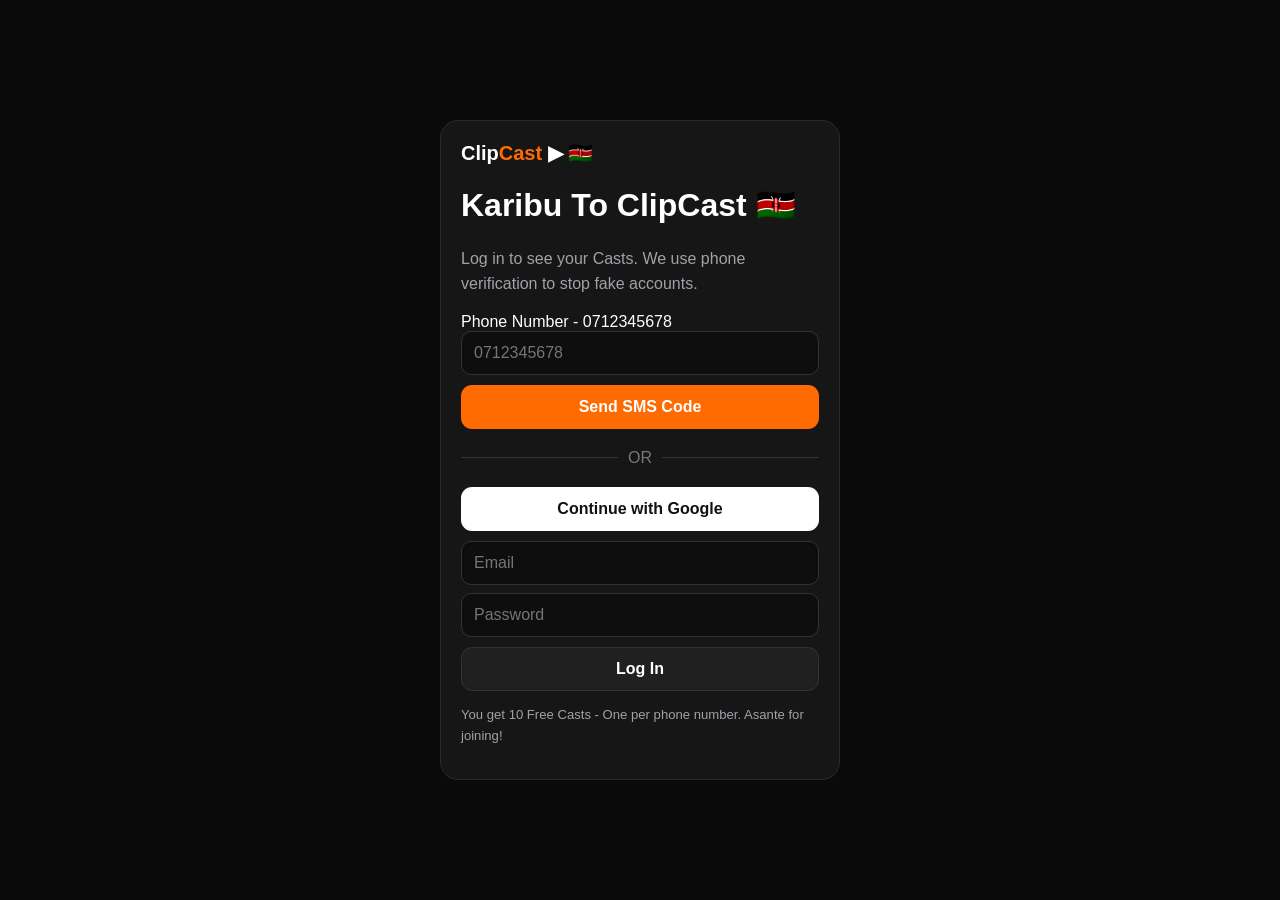
<file: upload.html>
<!doctype html><html lang="en"><head><meta charset="utf-8"><meta name="viewport" content="width=device-width,initial-scale=1"><title>Upload Your Video - ClipCast</title><link rel="stylesheet" href="common.css"></head><body><nav class="nav"><div class="container navin"><a class="logo" href="index.html">Clip<span class="cast">Cast</span> ▶ 🇰🇪</a><span class="pill casts-balance">🔥 88 Casts Left</span><a class="btn dark" href="dashboard.html">Dashboard</a></div></nav><main class="section"><div class="container"><div class="head"><h1>Upload Your Video - AI Will Do The Rest</h1><p>Or send it via WhatsApp if you are on phone. Sawa?</p></div><div class="card"><span class="pill casts-balance">🔥 88 Casts Left</span><div class="progress" style="margin-top:10px"><span style="width:58%"></span></div><p>60-min video = 60 Casts</p></div><div class="actions"><button class="btn orange tab" data-t="file">Upload File</button><button class="btn dark tab" data-t="wa">WhatsApp</button><button class="btn dark tab" data-t="youtube">YouTube Link</button></div><div id="fileTab" class="card"><div style="border:2px dashed #3b3b3b;padding:35px;text-align:center;border-radius:15px"><h2>Drag & Drop Video Here</h2><p>MP4, MOV, up to 2 hours</p><input id="file" type="file" accept="video/mp4,video/quicktime" hidden><button id="browse" class="btn white">Browse Files</button></div><div id="chosen" style="display:none"><p><b id="fname">video.mp4</b> - Duration: 62 mins - Will use: 62 Casts - After: <span id="after">26</span> left. Estimated AI processing: 10 mins.</p><video id="video" controls style="width:100%;max-height:360px;background:#000;border-radius:12px"></video><button id="generate" class="btn orange" style="width:100%;margin-top:12px">Generate Clips Automatically - Use 62 Casts</button></div></div><div id="waTab" class="card" style="display:none"><h3>Send to +254 712 345 678 - Nakuru Support</h3><a class="btn wa" href="https://wa.me/254712345678" target="_blank">Open WhatsApp</a></div><div id="youtubeTab" class="card" style="display:none"><input class="input" placeholder="YouTube link"><button class="btn orange" style="margin-top:10px" onclick="toast('Sawa! Link received for demo.')">Use YouTube Link</button></div></div></main><div id="confirm" class="modal"><div class="modalbox"><h2>Confirm Casts</h2><p>This video is 62 mins. Will use 62 Casts. You have <b id="have">88</b>. After: <b id="left">26</b> left. Continue?</p><div class="actions"><button class="btn dark" onclick="confirm.classList.remove('open')">Cancel</button><button id="yes" class="btn orange">Continue</button></div></div></div><div id="process" class="modal"><div class="modalbox" style="text-align:center"><h2 id="step">Uploading...</h2><div class="spinner"></div><p>One Clipping API • Automatic processing</p></div></div><div id="toast" class="toast"></div><script src="common.js"></script><script>document.addEventListener('DOMContentLoaded',()=>{if(!mustLogin())return;document.querySelectorAll('.tab').forEach(b=>b.onclick=()=>{['file','wa','youtube'].forEach(x=>document.getElementById(x+'Tab').style.display=x===b.dataset.t?'block':'none')});browse.onclick=()=>file.click();file.onchange=e=>{const f=e.target.files[0];if(!f)return;chosen.style.display='block';fname.textContent=f.name;video.src=URL.createObjectURL(f)};generate.onclick=()=>{const u=user();if(u.casts<62){toast('Not Enough Casts! Buy 50 Casts KSh 199.');location.href='pricing.html';return}have.textContent=u.casts;left.textContent=u.casts-62;confirm.classList.add('open')};yes.onclick=()=>{const u=user();u.casts-=62;save(u);confirm.classList.remove('open');process.classList.add('open');const s=['Uploading...','Transcribing Swahili...','Finding Testimonies...','Adding Sheng Captions...'];let i=0;const t=setInterval(()=>{step.textContent=s[++i]||s[3];if(i>=3){clearInterval(t);setTimeout(()=>location.href='clips.html',800)}},1500)}});</script></body></html>
</file>
<file: common.css>
:root{--bg:#0A0A0A;--card:#161616;--text:#fff;--muted:#A1A1AA;--orange:#FF6B00;--green:#00C853;--yellow:#FFD600;--border:#2A2A2A;--wa:#25D366;--mpesa:#E60000}*{box-sizing:border-box}body{margin:0;background:var(--bg);color:#fff;font-family:Inter,Arial,sans-serif}a{text-decoration:none;color:inherit}button,input,textarea{font:inherit}button{cursor:pointer}.container{width:min(1200px,calc(100% - 28px));margin:auto}.nav{position:sticky;top:0;z-index:20;background:#0a0a0aeF;border-bottom:1px solid #222;backdrop-filter:blur(10px)}.navin{min-height:64px;display:flex;align-items:center;justify-content:space-between;gap:8px}.logo{font-weight:900;font-size:1.25rem}.cast{color:var(--orange)}.navlinks{display:none;gap:18px;font-size:.85rem;font-weight:800;color:#ddd}.btn{border:0;border-radius:11px;padding:12px 15px;min-height:44px;font-weight:900;display:inline-flex;align-items:center;justify-content:center;gap:7px}.orange{background:var(--orange);color:white}.white{background:#fff;color:#111}.dark{background:#202020;color:white;border:1px solid #333}.wa{background:var(--wa);color:#05200d}.red{background:var(--mpesa);color:#fff}.pill{background:#25180e;color:#ffae78;border:1px solid #65330f;border-radius:99px;padding:7px 10px;font-size:.78rem;font-weight:900;white-space:nowrap}.hero{padding:80px 0 58px;position:relative;overflow:hidden}.hero:after{content:'◇ ✦ ◇ ✦ ◇';position:absolute;right:2%;top:90px;color:#ff6b00;opacity:.18;font-size:2rem;letter-spacing:12px;transform:rotate(-12deg)}.eyebrow{display:inline-block;padding:8px 12px;border:1px solid #343434;border-radius:99px;background:#151515;font-size:.75rem;font-weight:900}.hero h1{font-size:clamp(3rem,12vw,6.5rem);line-height:.9;letter-spacing:-.07em;margin:20px 0 12px}.hero h2{font-size:clamp(1.3rem,4vw,2rem);margin:0 0 14px}.lead{max-width:800px;color:#c7c7cc;line-height:1.7}.micro{color:#8f8f96;font-size:.82rem;line-height:1.7}.section{padding:65px 0}.head{margin-bottom:25px}.head h1,.head h2{font-size:clamp(2rem,7vw,3.6rem);letter-spacing:-.05em;margin:0 0 10px}.head p,.card p{color:var(--muted);line-height:1.6}.actions{display:flex;gap:9px;flex-wrap:wrap;margin:18px 0}.grid{display:grid;gap:14px}.card{background:var(--card);border:1px solid var(--border);border-radius:18px;padding:20px}.grid2{grid-template-columns:1fr}.grid3{grid-template-columns:1fr}.grid4{grid-template-columns:1fr}.badge{display:inline-block;padding:5px 8px;border-radius:99px;font-size:.7rem;font-weight:900;border:1px solid}.testimony{background:#2b2508;color:#ffe36a;border-color:#5c4d08}.miracle{background:#082b15;color:#6dff9c;border-color:#0d5c2c}.truth{background:#071b31;color:#70b7ff;border-color:#124d85}.warning{background:#2b0808;color:#ff7777;border-color:#5c0d0d}.score{height:7px;background:#292929;border-radius:99px;overflow:hidden}.score span{display:block;height:100%;background:var(--orange)}.chat{max-width:720px;margin:auto;background:#0e1713;border:1px solid #1d3326;border-radius:20px;padding:16px}.bubble{max-width:82%;padding:11px 13px;border-radius:14px;margin:8px 0;line-height:1.5}.user{background:#164c2b;margin-left:auto}.bot{background:#1b2a21}.progress{height:10px;background:#292929;border-radius:99px;overflow:hidden}.progress span{display:block;height:100%;background:var(--orange)}.input{width:100%;background:#0e0e0e;color:white;border:1px solid #333;border-radius:10px;padding:12px;outline:none}.input:focus{border-color:var(--orange)}.price{font-size:2.2rem;font-weight:900}.feature{list-style:none;padding:0}.feature li{padding:8px 0;border-bottom:1px solid #282828;color:#ccc}.pricecard{position:relative}.popular{position:absolute;right:15px;top:15px;background:var(--orange);padding:5px 8px;border-radius:99px;font-size:.65rem;font-weight:900}.clipgrid{display:grid;grid-template-columns:1fr 1fr;gap:14px}.thumb{aspect-ratio:9/16;background:linear-gradient(160deg,#292929,#101010);border-radius:13px;padding:12px;display:flex;align-items:end;position:relative;overflow:hidden}.thumb:after{content:'▶';position:absolute;inset:0;display:grid;place-items:center;font-size:2rem;opacity:.75}.caption{font-family:Poppins,Inter,sans-serif;font-weight:800;font-size:.95rem;text-shadow:0 2px 8px #000;z-index:2}.modal{position:fixed;inset:0;background:#000b;display:none;align-items:center;justify-content:center;padding:18px;z-index:50}.modal.open{display:flex}.modalbox{width:min(460px,100%);background:#161616;border:1px solid #333;border-radius:18px;padding:22px}.spinner{width:30px;height:30px;border:3px solid #333;border-top-color:var(--orange);border-radius:50%;animation:spin .8s linear infinite;margin:20px auto}@keyframes spin{to{transform:rotate(360deg)}}.toast{position:fixed;right:15px;bottom:15px;background:#fff;color:#111;padding:13px 16px;border-radius:12px;font-weight:900;z-index:100;transform:translateY(120px);opacity:0;transition:.25s}.toast.show{transform:none;opacity:1}.footer{border-top:1px solid #222;padding:40px 0;color:#96969d}.flagbar{height:5px;background:linear-gradient(90deg,#111 0 33%,#c8102e 33% 66%,#006b3f 66%)}@media(min-width:640px){.container{width:min(1200px,calc(100% - 48px))}.navlinks{display:flex}.grid2{grid-template-columns:repeat(2,1fr)}.grid3{grid-template-columns:repeat(3,1fr)}.grid4{grid-template-columns:repeat(2,1fr)}.clipgrid{grid-template-columns:repeat(3,1fr)}}@media(min-width:900px){.grid4{grid-template-columns:repeat(4,1fr)}.hero{min-height:650px;display:flex;align-items:center}.clipgrid{grid-template-columns:repeat(5,1fr)}}
</file>
